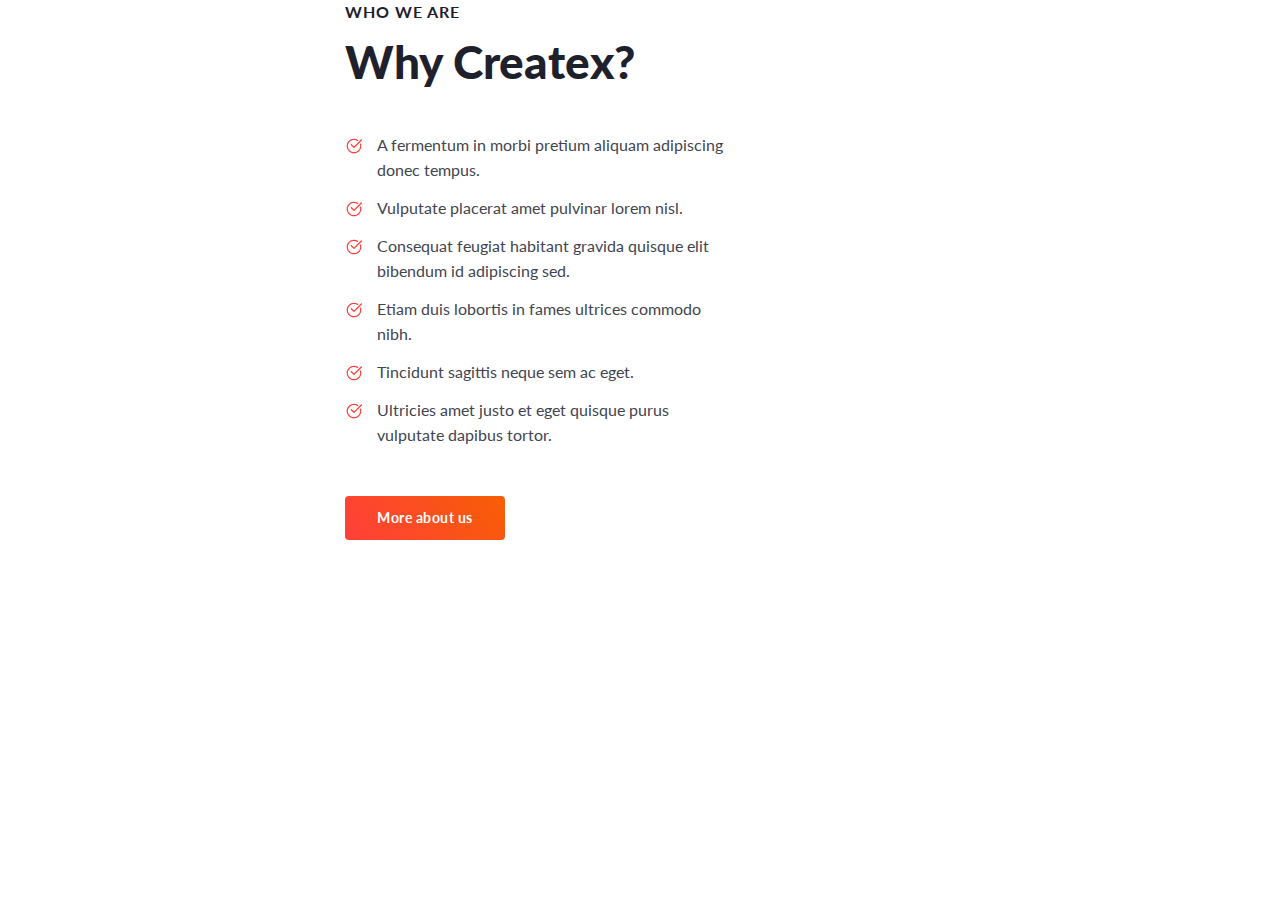
<file: index_figma-2.html>
<!DOCTYPE html>
<html lang="en">
	<head>
		<meta charset="UTF-8">
		<meta http-equiv="X-UA-Compatible" content="IE=edge">
		<meta name="viewport" content="width=device-width, initial-scale=1.0">
		<link rel="preconnect" href="https://fonts.googleapis.com">
      <link rel="preconnect" href="https://fonts.gstatic.com" crossorigin>
      <link href="https://fonts.googleapis.com/css2?family=Lato:wght@400;700;900&display=swap" rel="stylesheet">
		<link rel="stylesheet" href="css/style.css">
		<title>Lesson_7_figma-2</title>
	</head>
	<body class="figma">
      <div class="wrapper">
			<header class="header-f-2">
				<h6 class="title-f-6">Who we are</h6>
				<h1 class="title-f-1">Why Createx?</h1>				
			</header>
			<main class="main">
				<div class="figma-list-2">
					<p class="f-m2">A fermentum in morbi pretium aliquam adipiscing donec tempus.</p>
					<p class="f-m2">Vulputate placerat amet pulvinar lorem nisl.</p>
					<p class="f-m2">Consequat feugiat habitant gravida quisque elit bibendum id adipiscing sed.</p>
					<p class="f-m2">Etiam duis lobortis in fames ultrices commodo nibh.</p>
					<p class="f-m2">Tincidunt sagittis neque sem ac eget.</p>
					<p>Ultricies amet justo et eget quisque purus vulputate dapibus tortor.</p>
				</div>
				<p class="f-m3">More about us</p>
			</main>
			<footer class="footer">
			</footer>
      </div>
	</body>
</html>
</file>
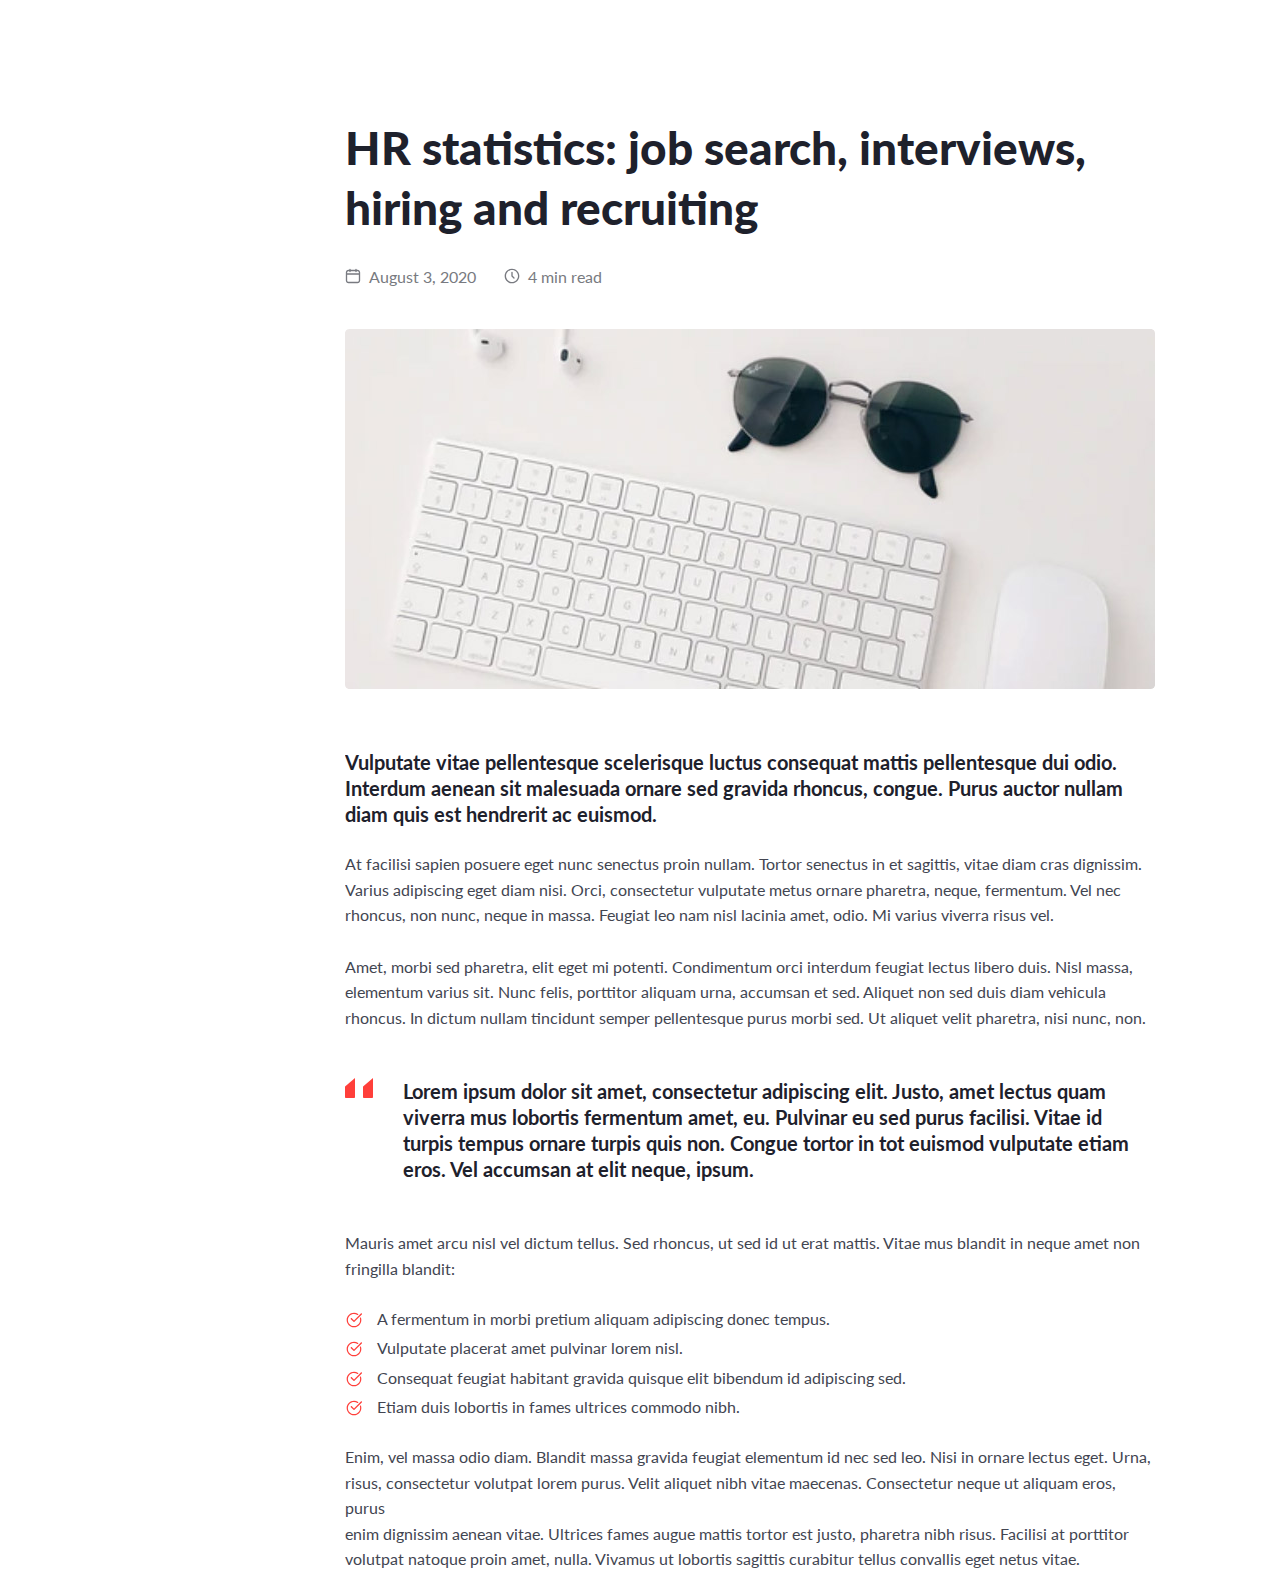
<file: index_figma.html>
<!DOCTYPE html>
<html lang="en">
	<head>
		<meta charset="UTF-8">
		<meta http-equiv="X-UA-Compatible" content="IE=edge">
		<meta name="viewport" content="width=device-width, initial-scale=1.0">
		<link rel="preconnect" href="https://fonts.googleapis.com">
      <link rel="preconnect" href="https://fonts.gstatic.com" crossorigin>
      <link href="https://fonts.googleapis.com/css2?family=Lato:wght@400;700;900&display=swap" rel="stylesheet">
		<link rel="stylesheet" href="css/style.css">
		<title>Lesson_7_figma</title>
	</head>
	<body class="figma">
      <div class="wrapper">
			<header class="header-f">
				<h1 class="title-f-1 first">HR statistics: job search,  interviews, hiring and recruiting</h1>				
				<p class="f-m date">August 3, 2020</p>
				<p class="f-m time">4 min read</p>
			</header>
			<main class="main">
				<img class="img1" src="img/image_figma.png" alt="Клавиатура" title="Главная картинка">
				<p class="parahraph-1">Vulputate vitae pellentesque scelerisque luctus consequat mattis pellentesque dui odio. Interdum aenean sit malesuada ornare sed gravida rhoncus, congue. Purus auctor nullam diam quis est hendrerit ac euismod. </p>
				<div class="block-f">
					<p>At facilisi sapien posuere eget nunc senectus proin nullam. Tortor senectus in et sagittis, vitae diam cras dignissim. Varius adipiscing eget diam nisi. Orci, consectetur vulputate metus ornare pharetra, neque, fermentum. Vel nec rhoncus, non nunc, neque in massa. Feugiat leo nam nisl lacinia amet, odio. Mi varius viverra risus vel.</p>
					<br>
					<p>Amet, morbi sed pharetra, elit eget mi potenti. Condimentum orci interdum feugiat lectus libero duis. Nisl massa, elementum varius sit. Nunc felis, porttitor aliquam urna, accumsan et sed. Aliquet non sed duis diam vehicula rhoncus. In dictum nullam tincidunt semper pellentesque purus morbi sed. Ut aliquet velit pharetra, nisi nunc, non.</p>
				</div>
				<div class="block2-f">
					<p class="parahraph-2">Lorem ipsum dolor sit amet, consectetur adipiscing elit. Justo, amet lectus quam viverra mus lobortis fermentum amet, eu. Pulvinar eu sed purus  facilisi. Vitae id turpis tempus ornare turpis quis non. Congue tortor in tot euismod vulputate etiam eros. Vel accumsan at elit neque, ipsum.</p>
				</div>
				<p class="parahraph-3">Mauris amet arcu nisl vel dictum tellus. Sed rhoncus, ut sed id ut erat mattis. Vitae mus blandit in neque amet non <br> fringilla blandit:</p>
				<div class="figma-list">
					<p class="f-m1">A fermentum in morbi pretium aliquam adipiscing donec tempus.</p>
					<p class="f-m1">Vulputate placerat amet pulvinar lorem nisl.</p>
					<p class="f-m1">Consequat feugiat habitant gravida quisque elit bibendum id adipiscing sed.</p>
					<p>Etiam duis lobortis in fames ultrices commodo nibh.</p>
				</div>
				<p>Enim, vel massa odio diam. Blandit massa gravida feugiat elementum id nec sed leo. Nisi in ornare lectus eget. Urna, <br> risus, consectetur volutpat lorem purus. Velit aliquet nibh vitae maecenas. Consectetur neque ut aliquam eros, purus <br> enim dignissim aenean vitae. Ultrices fames augue mattis tortor est justo, pharetra nibh risus. Facilisi at porttitor <br> volutpat natoque proin amet, nulla. Vivamus ut lobortis sagittis curabitur tellus convallis eget netus vitae.</p>
			</main>
			<footer class="footer">
			</footer>
      </div>
	</body>
</html>
</file>
<file: css/style.css>
@import "null.css";
.wrapper {
	min-height: 100%;
	overflow: hidden;
}
/*=================*/
/* ===Для статьи===*/
/*=================*/
@font-face {
   font-family: 'CircularStd';
   src: url(../fonts/CircularStd-Bold.woff2) format("woff2");
   src: url(../fonts/CircularStd-Bold.woff) format("woff");
   font-weight: 600;
   font-style: normal;
   font-display: swap;   
}
@font-face {
   font-family: 'CircularStd';
   src: url(../fonts/CircularStd-Medium.woff2) format("woff2");
   src: url(../fonts/CircularStd-Medium.woff) format("woff");
   font-weight: 500;
   font-style: normal;
   font-display: swap;   
}
@font-face {
   font-family: 'CircularStd';
   src: url(../fonts/CircularStd-Book.woff2) format("woff2");
   src: url(../fonts/CircularStd-Book.woff) format("woff");
   font-weight: 400;
   font-style: normal;
   font-display: swap;   
}
@font-face {
   font-family: "MontserratAlternates";
   src: url(../fonts/MontserratAlternates-SemiBoldItalic.woff2) format("woff2");
   src: url(../fonts/MontserratAlternates-SemiBoldItalic.woff) format("woff");
   font-weight: 600;
   font-style: italic;
   font-display: swap;   
}
@font-face {
   font-family: 'PressStart2P';
   src: url(../fonts/PressStart2P-Regular.woff2) format("woff2");
   src: url(../fonts/PressStart2P-Regular.woff) format("woff");
   font-weight: 400;
   font-style: normal;
   font-display: swap;   
}
.state {
   background: url("../img/m-6.jpg") 0 0 / 100% 110% no-repeat fixed;   
}
div.maldives {
   max-width: 1200px;
   margin: 10px auto 0 auto;
   padding: 0 10px;
}
.header {
   height: 250px;
   margin: 0 0 20px 0 ;
   border-radius: 20px;
   color: rgb(2, 2, 124);
   text-shadow: 2px 2px 2px white;
   box-shadow: 2px 2px 2px rgb(75, 74, 74);
   background: url("../img/maldives_banner.png") 0 0 / 100% 100% no-repeat;
}
.title {
   font-family: Arial, Helvetica, sans-serif;
   font-size: 68px;
   letter-spacing: 3px;
   font-weight: 800;
   padding: 160px 0 0 20px;
}
.p-1 {
   font-size: 28px;
   color: beige;
   text-shadow: 0px 0px 2px black;
   padding: 20px 20px 20px 350px;
   text-align: justify;
   margin-bottom: 20px;
   font-weight: 600;
   text-indent: 50px;
   line-height: 1.3;
   border-radius: 10px;
   background: url("../img/m_1.gif") 0 0 / auto 100%  no-repeat, linear-gradient(90deg, rgba(9,9,121,0.6) 32%, rgba(0,212,255,0.6) 81%);
}
.block-1 {
   font-family: 'Caveat';
   font-size: 30px;
   color: rgb(0, 46, 46);
   text-shadow: 1px 1px 2px rgb(255, 255, 255);
   font-weight: 700;
   text-align: justify;
   line-height: 1;
   text-indent: 50px;
}
.block-1, .block-2, .block-3, .block-4 {
   margin-bottom: 30px;
}
.p-2, .p-3, .p-4, .p-5, .p-6, .title-4 {
   padding-bottom: 20px;
}
.title-2 {
   font-size: 50px;
   text-align: center;
   letter-spacing: 2px;
   font-weight: 700;
   margin-bottom: 20px;
   text-indent: 0px;
}
.block-2 {
   font-size: 22px;
   color: beige;
   text-align: justify;
   font-weight: 600;
   letter-spacing: 1px;
   padding: 40px 25px 10px;
   text-indent: 40px;
   line-height: 1.3;
   text-shadow: 2px 2px 3px black;
   border-radius: 20px;
   border: 3px solid green;
   background: url("../img/m-5.jpg") 0 0 / 100% 100% no-repeat;
   box-shadow: inset 10px 10px 10px 5px rgba(255, 255, 255, 0.7), inset -10px -10px 10px 5px rgba(0, 0, 0, 0.486);
}
.p-4 {
   font-size: 35px;
   text-align: center;
   font-weight: 800;
   line-height: 1.3;
   letter-spacing: 1px;
   padding: 30px 0px;
   margin: 0 auto 30px auto;
   max-width: 70%;
   border-top: 15px double gray;
   border-bottom: 15px double gray;
   background-color: rgba(255, 255, 255, 0.479);
}
.block-3 {
   font-family: 'Franklin Gothic Medium', 'Arial Narrow', Arial, sans-serif;
   font-size: 26px;
   color: rgb(230, 230, 230);
   text-align: center;
   font-weight: 800;
   letter-spacing: 2px;
   padding: 40px 25px 10px;
   text-indent: 20px;
   line-height: 1.2;
   text-shadow: 2px 2px 3px rgb(0, 0, 0);
   border-radius: 30px;
   border: 3px dotted rgb(14, 2, 177);
   background: url("../img/m-7.jpg") left top/ 50% 50% no-repeat, url("../img/m-1.jpg") right top/ 50% 50% no-repeat, url("../img/m-2.jpg") left bottom/ 50% 50% no-repeat, url("../img/m-3.jpg") right bottom / 50% 50% no-repeat;
   box-shadow: inset 10px 10px 10px 5px rgba(255, 255, 255, 0.7), inset -10px -10px 10px 5px rgba(0, 0, 0, 0.486);
}
.title-3 {
   font-family: "MontserratAlternates";
   font-size: 40px;
   font-weight: 600;
   font-style: italic;
   color: rgb(255, 255, 255);
   text-transform: uppercase;
   letter-spacing: 2px;
   text-shadow: 1px 1px 1px black;
   background-color: rgba(12, 12, 235, 0.4);
   border-radius: 20%;
   margin-bottom: 120px;
   padding: 20px 20px;
   text-align: center;
}
.section-1 {
   background: url("../img/m-1-1.png") 0 130px repeat-x;
}
.block-4 {
   font-family: 'Franklin Gothic Medium', 'Arial Narrow', Arial, sans-serif;
   font-size: 20px;
   color: rgb(0, 0, 0);
   font-style: oblique;
   letter-spacing: 2px;
   padding: 30px 10px 0px 300px;
   text-indent: 20px;
   line-height: 1.2;
   text-shadow: 2px 2px 3px rgb(255, 255, 255);
   border: 2px solid rgb(14, 2, 177);
   box-shadow: 5px 5px 5px 3px rgba(0, 0, 0, 0.7);
}
.title-4 {
   font-size: 30px;
}
.number-8 {
   border-radius: 80px;
   background: linear-gradient(90deg, rgba(255,255,255,0) 14%, rgba(130,250,244,1) 60%), url("../img/m-8.jpg") 0 0 / 60% 100% no-repeat;
}
.number-7 {
   color: white;
   text-shadow: 1px 1px 1px black;
   font-weight: 600;
   padding: 30px 30px 0px 450px;
   text-align: justify;
   border-radius: 80px 0 80px 0;
   background: url("../img/m-9.jpg") 0 0 / 100% 100% no-repeat;
}
.number-6 {
   border-radius: 0 50px 0 50px;
   background: linear-gradient(90deg, rgba(255,255,255,0) 14%, rgba(130,250,244,1) 60%), url("../img/m-10.jpg") 0 0 / 60% 100% no-repeat;
}
.number-5 {
   border-radius: 50px 50px 0 0;
   background: linear-gradient(90deg, rgba(255,255,255,0) 14%, rgba(130,250,244,1) 60%), url("../img/m-11.jpg") 0 0 / 60% 100% no-repeat;
}
.number-4 {
   border-radius: 0 0 50px 50px;
   background: linear-gradient(90deg, rgba(255,255,255,0) 14%, rgba(130,250,244,1) 60%), url("../img/m-12.jpg") 0 0 / 60% 100% no-repeat;
}
.number-3 {
   padding: 30px 270px 0px 270px;
   text-align: center;
   background: linear-gradient(90deg, rgba(255,255,255,0) 10%, rgba(130,250,244,1) 41%, rgba(133,250,244,1) 60%, rgba(255,255,255,0) 90%), url("../img/m-13.jpg") left / 40% 100% no-repeat, url("../img/m-13-1.jpg") right / 40% 100% no-repeat;
}
.number-2 {
   border-radius: 0 50px 50px 0 ;
   background: linear-gradient(90deg, rgba(255,255,255,0) 14%, rgba(130,250,244,1) 60%), url("../img/m-14.jpg") 0 0 / 60% 100% no-repeat;
}
.number-1 {
   border-radius: 50px 0 0  50px;
   background: linear-gradient(90deg, rgba(255,255,255,0) 14%, rgba(130,250,244,1) 60%), url("../img/m-15.jpg") 0 0 / 60% 100% no-repeat;
}
.link {
   color: rgb(1, 1, 80);
   text-decoration: underline;
}
/*=================================*/
/* --Для страницы с макетом Figma--*/
/*=================================*/
.figma {
   margin-left: 345px;
   width: 810px;
   font-family: "Lato", sans-serif;
   font-size: 16px;
   color: #424551;
   line-height: 1.6;
}
.header-f {
   margin: 80px 0px 40px 0px;
   padding-top: 38px;
}
.title-f-1 {
   font-size: 46px;
   font-weight: 900;
   color: #1E212C;
   line-height: 1.3;
}
.first {
   margin-bottom: 26px;
}
.f-m {
   display: inline-block;
   color: #787A80;
   padding-left: 24px;
}
.date {
   background: url(../img/Vector_Stroke.svg) left no-repeat; 
}
.time {
   margin-left: 24px;
   background: url(../img/Union.svg) left no-repeat; 
}
.img1 {
   width: 810px;
   height: 360px;
   border-radius: 4px;
   margin-bottom: 60px;
}
.parahraph-1, .parahraph-3, .figma-list {
   margin-bottom: 24px;
}
.block-f, .block2-f, .figma-list-2 {
   margin-bottom: 48px;
}
.block2-f {
   background: url(../img/braces.svg) no-repeat;   
}
.parahraph-2 {
   padding-left: 58px;
}
.parahraph-1,
.parahraph-2 {
   font-size: 20px;
   font-weight: 700;
   color: #1E212C;
   line-height: 1.3;
}
.figma-list p{
   padding-left: 32px;
   background: url(../img/Vector.svg) 1px 6px no-repeat;
}
.f-m1 {
   margin-bottom: 4px;
}
/*=================================*/
/* --Для страницы с макетом Figma-2--*/
/*=================================*/
.header-f-2 {
   margin-bottom: 40px;
}
.title-f-6 {
   line-height: 1.5;
   color: #1E212C;
   text-transform: uppercase;
   font-weight: 700;
   margin-bottom: 8px;
   letter-spacing: 1px;
}
.figma-list-2 {
   max-width: 390px;
}
.figma-list-2 p{
   padding-left: 32px;
   background: url(../img/Vector.svg) 1px 6px no-repeat;
}
.f-m2 {
   margin-bottom: 12px;
}
.f-m3 {
   font-weight: 700;
   font-size: 14px;
   text-align: center;
   line-height: 3.14;
   letter-spacing: 0.5px;
   display: inline-block;
   color: white;
   width: auto;
   padding: 0 32px;
   border-radius: 4px;
   background: linear-gradient(55.95deg, #FF3F3A 0%, #F75E05 100%);
}
</file>
